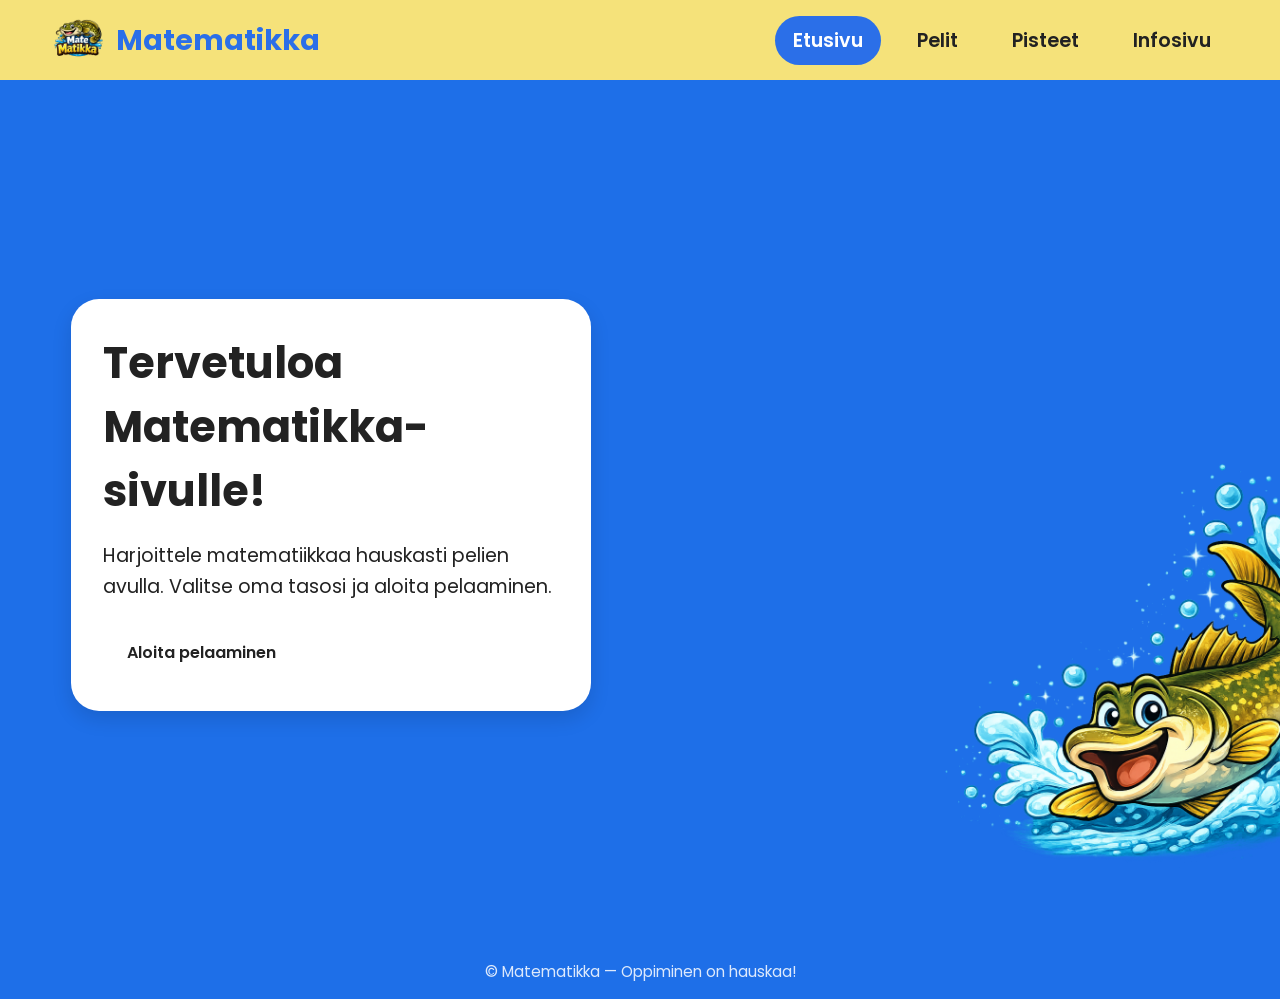
<file: index.html>
<!DOCTYPE html>
<html lang="fi">
<head>
  <meta charset="UTF-8">
  <meta name="viewport" content="width=device-width, initial-scale=1.0">
  <title>Matematikka</title>

  <link rel="preconnect" href="https://fonts.googleapis.com">
  <link rel="preconnect" href="https://fonts.gstatic.com" crossorigin>
  <link href="https://fonts.googleapis.com/css2?family=Poppins:wght@400;600;700&display=swap" rel="stylesheet">

  <link rel="stylesheet" href="css/style.css">
</head>
<body class="home-page">
  <header class="site-header">
    <div class="container header-content">
      <a href="index.html" class="logo">
  <img src="images/logo.png" alt="Matematikka logo">
  <span class="logo-text">Matematikka</span>
</a>

      <nav class="main-nav">
        <a href="index.html" class="active">Etusivu</a>
        <a href="pelit.html">Pelit</a>
        <a href="scores.html">Pisteet</a>
        <a href="info.html">Infosivu</a>
      </nav>
    </div>
  </header>

  <main class="home-main">
    <section class="hero">
  <div class="container hero-container">
    
    <div class="hero-text content-card">
      <h1>Tervetuloa Matematikka-sivulle!</h1>
      <p>
        Harjoittele matematiikkaa hauskasti pelien avulla.
        Valitse oma tasosi ja aloita pelaaminen.
      </p>
      <a href="pelit.html" class="primary-button">Aloita pelaaminen</a>
    </div>

    <div class="hero-image">
      <img src="images/etusivukala.png" alt="Matikka kala">
    </div>

  </div>
</section>
  </main>

  <footer class="site-footer">
    <div class="container">
      <p>© Matematikka — Oppiminen on hauskaa!</p>
    </div>
  </footer>
</body>
</html>
</file>
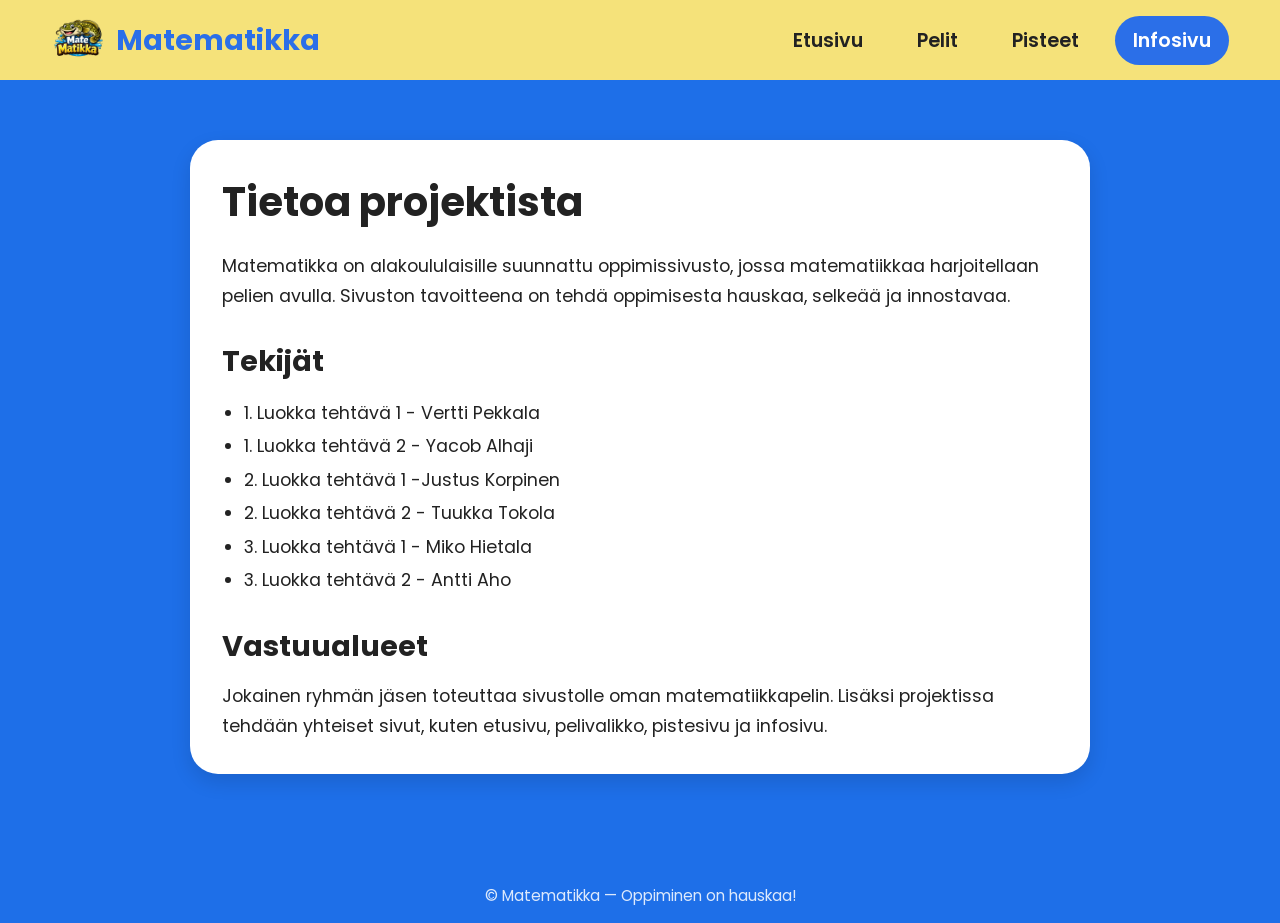
<file: info.html>
<!DOCTYPE html>
<html lang="fi">
<head>
  <meta charset="UTF-8">
  <meta name="viewport" content="width=device-width, initial-scale=1.0">
  <title>Infosivu | Matematikka</title>

  <link rel="preconnect" href="https://fonts.googleapis.com">
  <link rel="preconnect" href="https://fonts.gstatic.com" crossorigin>
  <link href="https://fonts.googleapis.com/css2?family=Poppins:wght@400;600;700&display=swap" rel="stylesheet">

  <link rel="stylesheet" href="css/style.css">
</head>
<body>
  <header class="site-header">
    <div class="container header-content">
      <a href="index.html" class="logo">
        <img src="images/logo.png" alt="Matematikka logo">
        <span class="logo-text">Matematikka</span>
      </a>

      <nav class="main-nav">
        <a href="index.html">Etusivu</a>
        <a href="pelit.html">Pelit</a>
        <a href="scores.html">Pisteet</a>
        <a href="info.html" class="active">Infosivu</a>
      </nav>
    </div>
  </header>

  <main>
    <div class="container" style="padding-top: 20px; padding-bottom: 40px;">
      <section class="content-card" style="max-width: 900px; margin: 0 auto;">
        <h1 style="font-size: 2.5rem; margin-bottom: 20px;">Tietoa projektista</h1>

        <p style="font-size: 1.1rem; line-height: 1.7; margin-bottom: 28px;">
          Matematikka on alakoululaisille suunnattu oppimissivusto, jossa matematiikkaa harjoitellaan pelien avulla.
          Sivuston tavoitteena on tehdä oppimisesta hauskaa, selkeää ja innostavaa.
        </p>

        <h2 style="font-size: 1.8rem; margin-bottom: 14px;">Tekijät</h2>
        <ul style="line-height: 1.9; font-size: 1.1rem; padding-left: 22px; margin-bottom: 28px;">
          <li>1. Luokka tehtävä 1 - Vertti Pekkala</li>
          <li>1. Luokka tehtävä 2 - Yacob Alhaji</li>
          <li>2. Luokka tehtävä 1 -Justus Korpinen</li>
          <li>2. Luokka tehtävä 2 - Tuukka Tokola</li>
          <li>3. Luokka tehtävä 1 - Miko Hietala</li>
          <li>3. Luokka tehtävä 2 - Antti Aho</li>
        </ul>

        <h2 style="font-size: 1.8rem; margin-bottom: 14px;">Vastuualueet</h2>
        <p style="font-size: 1.1rem; line-height: 1.7;">
          Jokainen ryhmän jäsen toteuttaa sivustolle oman matematiikkapelin. Lisäksi projektissa tehdään yhteiset sivut,
          kuten etusivu, pelivalikko, pistesivu ja infosivu.
        </p>
      </section>
    </div>
  </main>

  <footer class="site-footer">
    <div class="container">
      <p>© Matematikka — Oppiminen on hauskaa!</p>
    </div>
  </footer>
</body>
</html>
</file>
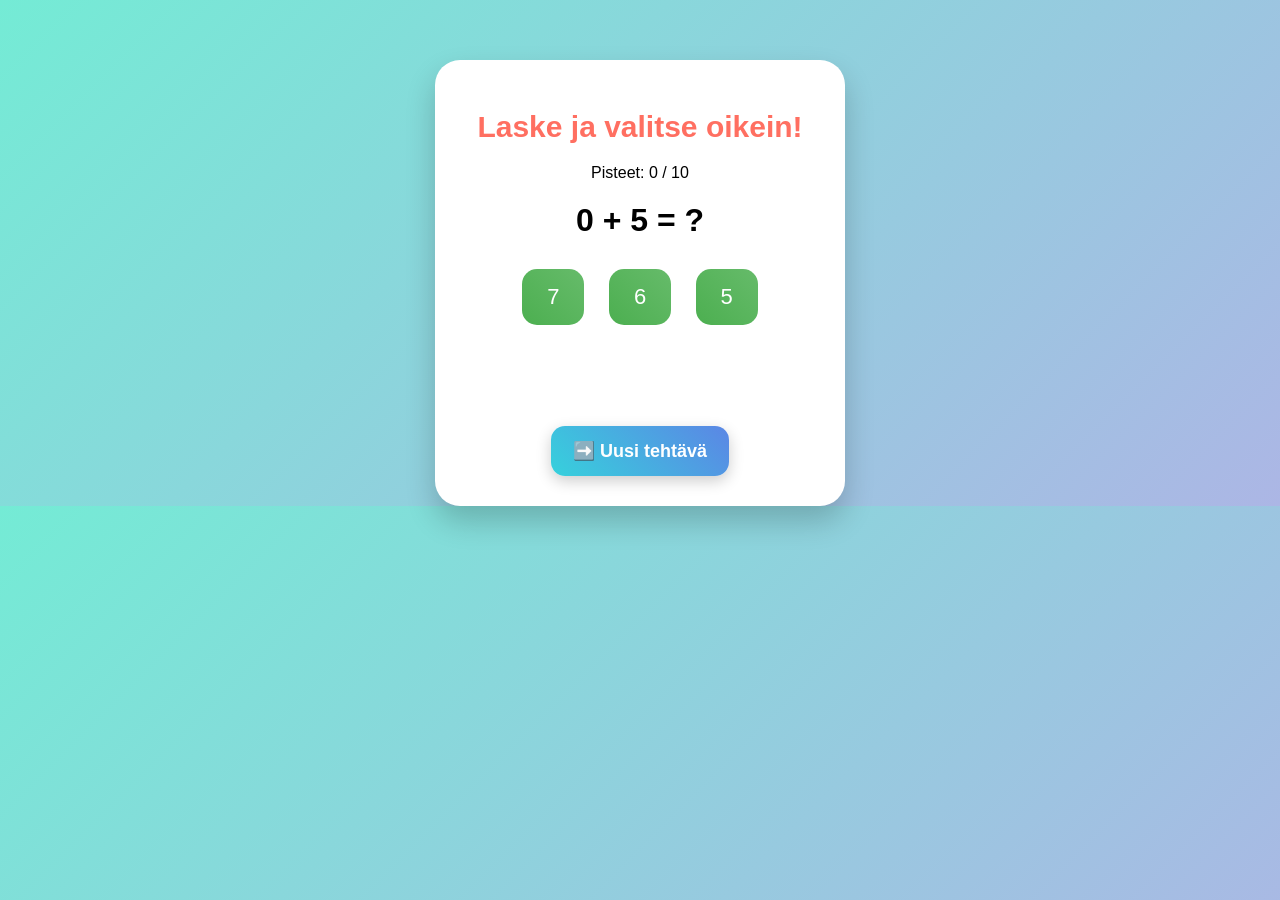
<file: peli1.html>
<!DOCTYPE html>
<html lang="fi">
<head>
    <meta charset="UTF-8">
    <title>Matikkapeli</title>
    <link rel="stylesheet" href="css/peli1.css">
</head>
<body>

    <div class="game">
        <h1>Laske ja valitse oikein!</h1>

        <!-- PISTEET -->
        <p id="score">Pisteet: 0 / 10</p>

        <!-- KYSYMYS -->
        <p id="question"></p>

        <!-- VASTAUKSET -->
        <div class="answers">
            <button onclick="checkAnswer(this)" id="btn1"></button>
            <button onclick="checkAnswer(this)" id="btn2"></button>
            <button onclick="checkAnswer(this)" id="btn3"></button>
        </div>

        <!-- TULOS -->
        <p id="result"></p>

        <button onclick="newQuestion()" class="game-btn next-btn">
        ➡️ Uusi tehtävä
        </button>

        <!-- RESTART -->
        <button id="restartBtn" onclick="restartGame()" style="display:none;">
            Pelaa uudestaan 🔄
        </button>

        <!-- PISTESIVULLE -->
        <button id="scorePageBtn" onclick="goToScore()" class="game-btn score-btn" style="display:none;">
        🏆 Mene pisteisiin
        </button>

    </div>

    <script src="js/scores.js"></script>
    <script src="js/peli1.js"></script>
</body>
</html>
</file>
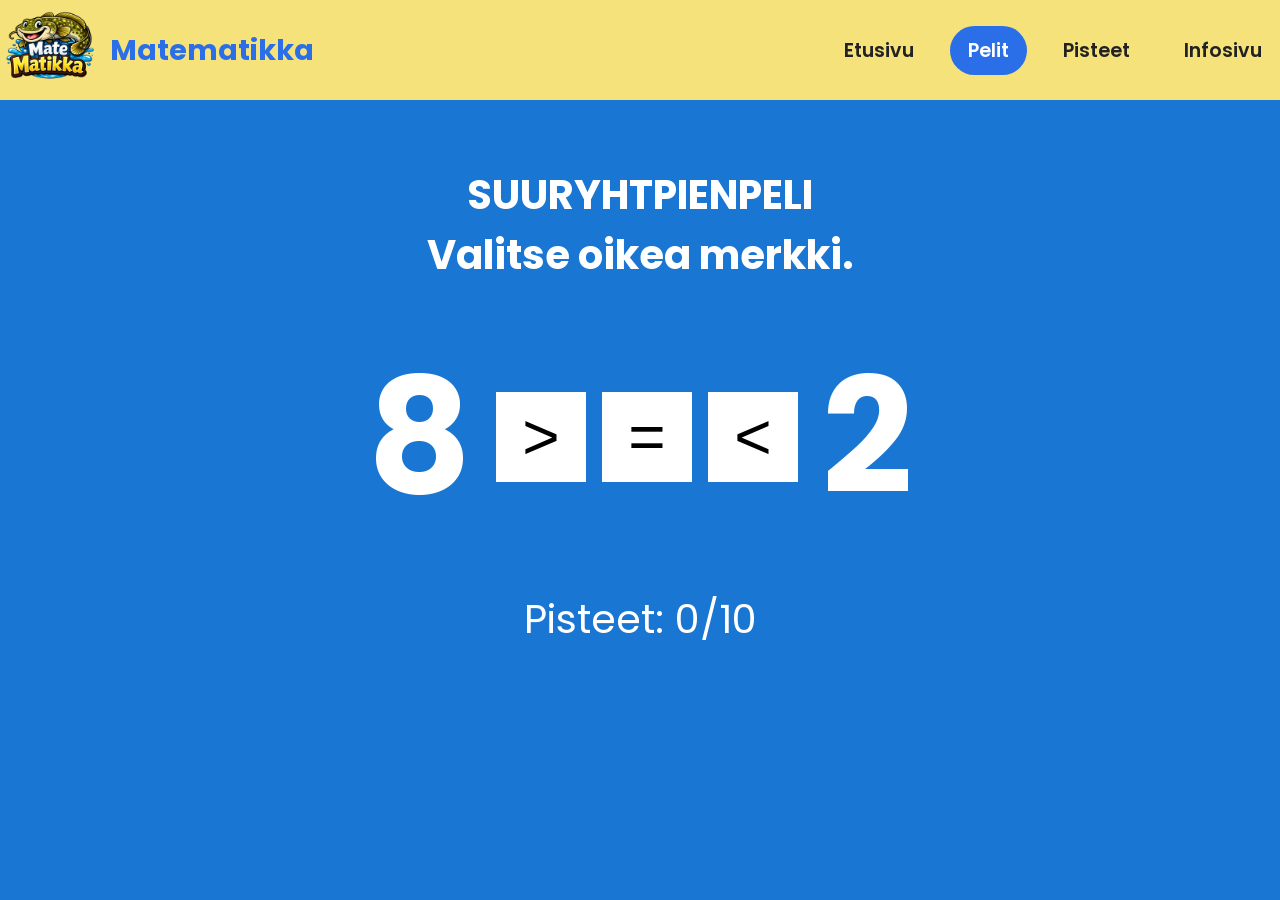
<file: peli3.html>
<!DOCTYPE html>
<html lang="fi">
<head>
  <meta charset="UTF-8">
  <meta name="viewport" content="width=device-width, initial-scale=1.0">
  <title>Pelit | Suuryhtpien</title>

  <link rel="preconnect" href="https://fonts.googleapis.com">
  <link rel="preconnect" href="https://fonts.gstatic.com" crossorigin>
  <link href="https://fonts.googleapis.com/css2?family=Poppins:wght@400;600;700&display=swap" rel="stylesheet">

  <link rel="stylesheet" href="css/peli3.css">
</head>

<body>
  <header class="site-header">
    <div class="container header-content">
      <a href="index.html" class="logo">
        <img src="images/logo.png" alt="Matematikka logo">
        <span class="logo-text">Matematikka</span>
      </a>

      <nav class="main-nav">
        <a href="index.html">Etusivu</a>
        <a href="pelit.html" class="active">Pelit</a>
        <a href="scores.html">Pisteet</a>
        <a href="info.html">Infosivu</a>
      </nav>
    </div>
  </header>

  
<main class="game" id="gameArea">
    <h2>SUURYHTPIENPELI<br>Valitse oikea merkki.</h2>

    <div class="numbers">
      <span id="leftNumber">0</span>

      <div class="buttons">
        <button onclick="checkAnswer('>')">&gt;</button>
        <button onclick="checkAnswer('=')">=</button>
        <button onclick="checkAnswer('<')">&lt;</button>
      </div>

      <span id="rightNumber">0</span>
    </div>

    <div class="score">
      Pisteet: <span id="points">0</span>/10
    </div>
  </main>

<div class="end-screen hidden" id="endScreen">
  <h2>Peli päättyi!</h2>
  <p>Sait <strong><span id="finalScore">0</span>/10</strong> pistettä</p>

<a href="peli3.html"><button>Pelaa uudestaan</button></a>
<a href="pelit.html"><button>Pelit</button></a>
<a href="scores.html"><button>Pisteet</button></a>
</div>

  <script src="js/scores.js"></script>
  <script src="js/peli3.js"></script>
</body>
</html>
</file>
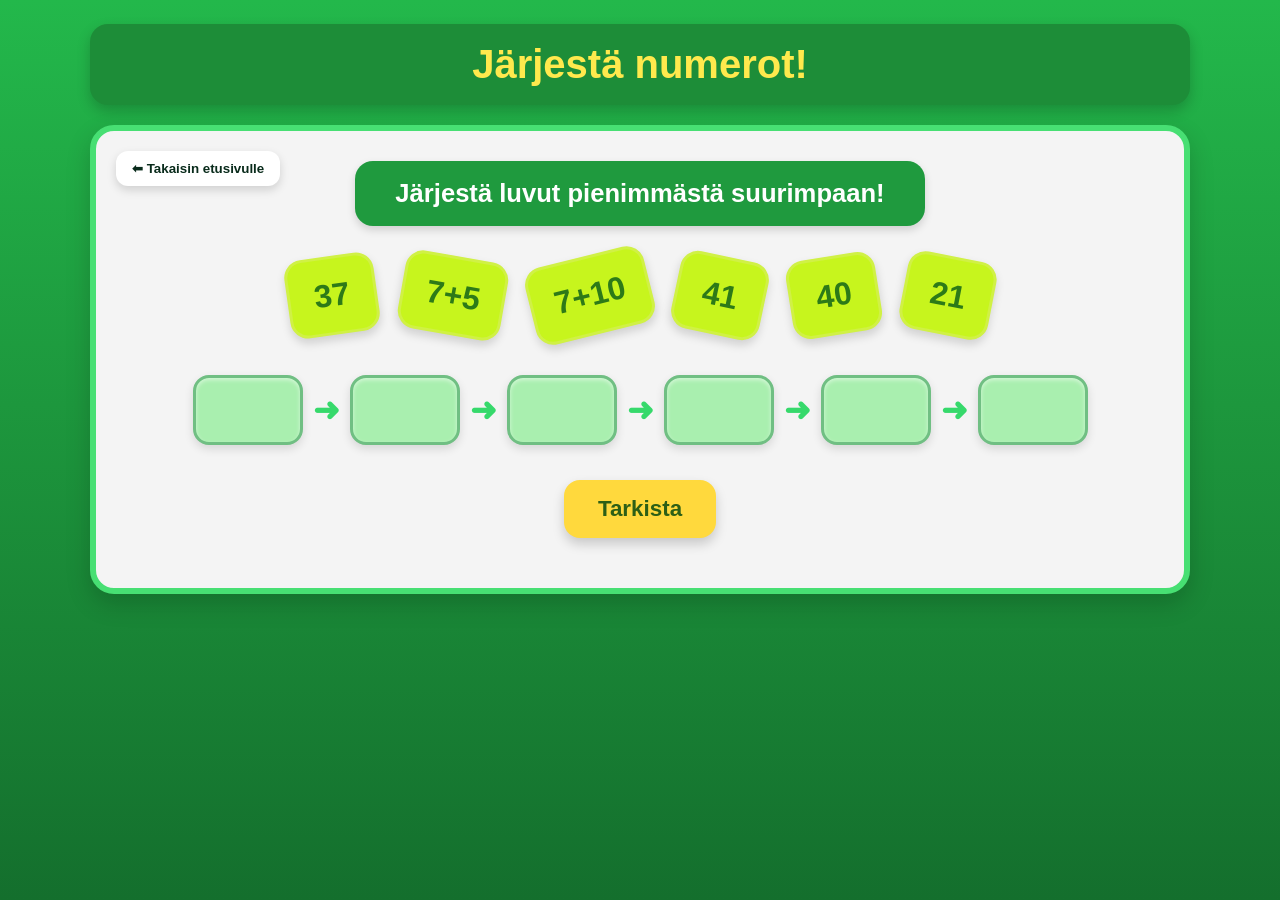
<file: peli4.html>
<!DOCTYPE html>
<html lang="fi">
<head>
  <meta charset="UTF-8" />
  <meta name="viewport" content="width=device-width, initial-scale=1.0" />
  <title>Peli 4</title>
  <link rel="stylesheet" href="css/peli4.css" />
</head>
<body>
  <div class="page">
    <header class="top-banner">
      <h1>Järjestä numerot!</h1>
    </header>

    <main class="game-board">
      <div class="instruction-box">
        <h2>Järjestä luvut pienimmästä suurimpaan!</h2>
      </div>

      <button id="back-button" class="back-button">
          ⬅ Takaisin etusivulle
      </button>

      <section class="cards">
        <button class="number-card">3</button>
        <button class="number-card">8</button>
        <button class="number-card">12</button>
        <button class="number-card">3+6</button>
        <button class="number-card">17</button>
        <button class="number-card">65</button>
      </section>

      <section class="answer-row">
        <div class="answer-slot"></div>
        <div class="arrow">➜</div>
        <div class="answer-slot"></div>
        <div class="arrow">➜</div>
        <div class="answer-slot"></div>
        <div class="arrow">➜</div>
        <div class="answer-slot"></div>
        <div class="arrow">➜</div>
        <div class="answer-slot"></div>
        <div class="arrow">➜</div>
        <div class="answer-slot"></div>
      </section>

      <div class="check-button-wrap">
        <button class="check-button">Tarkista</button>
      </div>
      <div id="feedback-box" class="content-card" style="display:none; text-align:center;">
        <h2>Tuloksesi</h2>
        <p id="feedback-score"></p>
        <div id="feedback-emoji" style="font-size:2rem;"></div>
        </div>
    </main>
  

  <script src="js/scores.js"></script>
  <script src="js/peli4.js"></script>
</body>
</html>
</file>
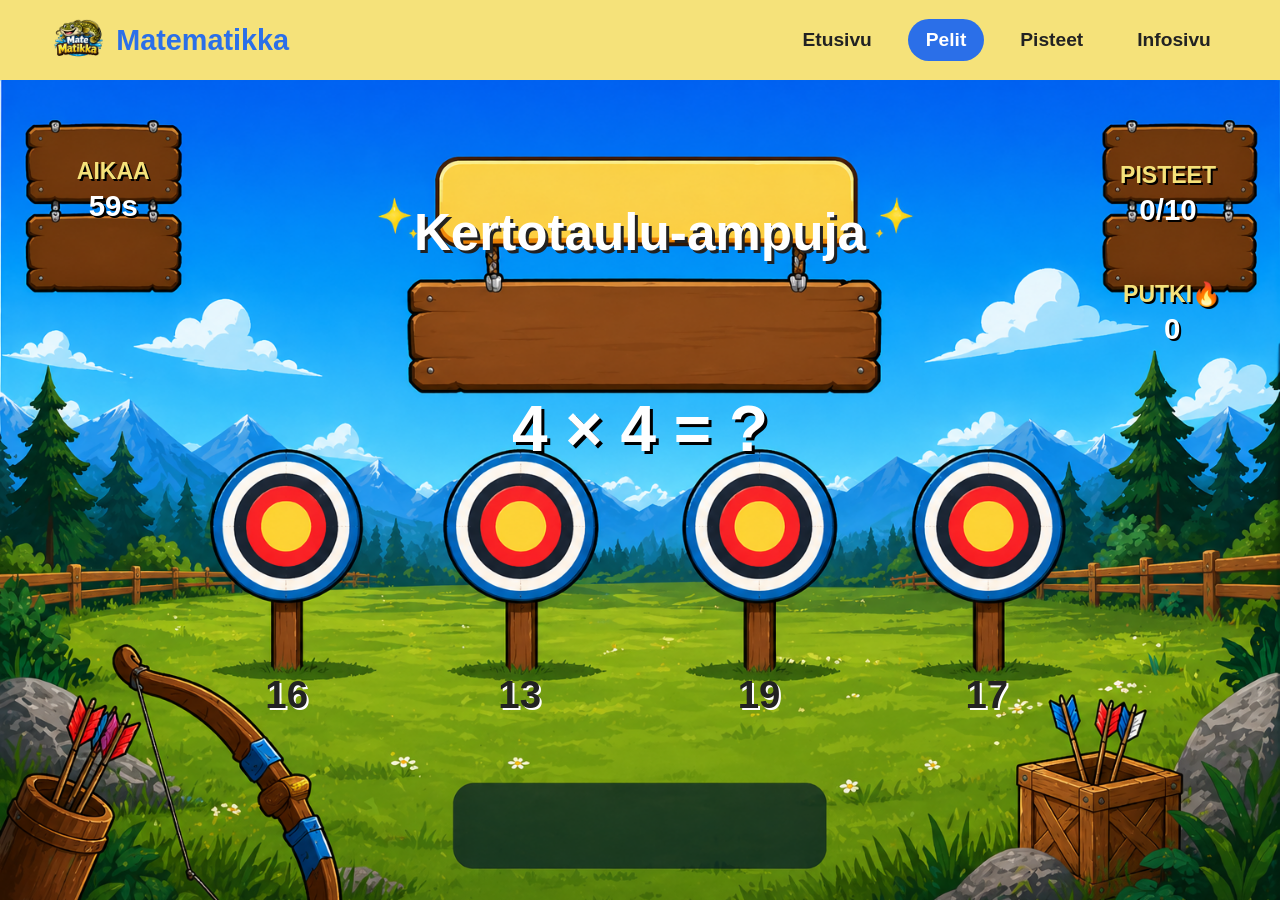
<file: peli5.html>
<!DOCTYPE html>
<html lang="fi">
<head>
  <meta charset="UTF-8">
  <meta name="viewport" content="width=device-width, initial-scale=1.0">
  <title>Peli 5 | Matematikka</title>

  <link rel="stylesheet" href="css/style.css">
  <link rel="stylesheet" href="css/peli5.css">
</head>

<body>

<header class="site-header">
  <div class="container header-content">
    <a href="index.html" class="logo">
      <img src="images/logo.png">
      <span class="logo-text">Matematikka</span>
    </a>

    <nav class="main-nav">
      <a href="index.html">Etusivu</a>
      <a href="pelit.html" class="active">Pelit</a>
      <a href="scores.html">Pisteet</a>
      <a href="info.html">Infosivu</a>
    </nav>
  </div>
</header>

<main class="game-container">

  <div class="game-title">
    Kertotaulu-ampuja
  </div>

  <div class="game-subtitle">

  </div>

  <div id="question" class="question">
    2 × 3 = ?
  </div>

  <div class="targets">

    <button class="answer target-answer" id="a1"></button>
    <button class="answer target-answer" id="a2"></button>
    <button class="answer target-answer" id="a3"></button>
    <button class="answer target-answer" id="a4"></button>

  </div>

  <div id="arrow" class="arrow hidden">
  <span class="arrow-shaft"></span>
  <span class="arrow-head">➤</span>
  </div>

  <div id="feedback" class="feedback"></div>

  <div id="game-message" class="game-message hidden">
  <h2 id="message-title">Aika loppui!</h2>
  <p id="message-text">Haluatko yrittää uudelleen?</p>

  <div class="message-buttons">
    <button id="retry-btn">Kokeile uudelleen</button>
    <a href="pelit.html">Pelivalikko</a>
    <a href="scores.html">Pistesivu</a>
  </div>
</div>

 <div class="time-box">
  <h2>AIKAA</h2>
  <p><span id="time">60</span>s</p>
</div>

<div class="score-box">
  <h2>PISTEET</h2>
  <p><span id="score">0</span>/10</p>
</div>

<div class="streak-box">
  <h2>PUTKI🔥</h2>
  <p><span id="streak">0</span></p>
</div>


</main>

<script src="js/scores.js"></script>
<script src="js/peli5.js"></script>

</body>
</html>
</file>
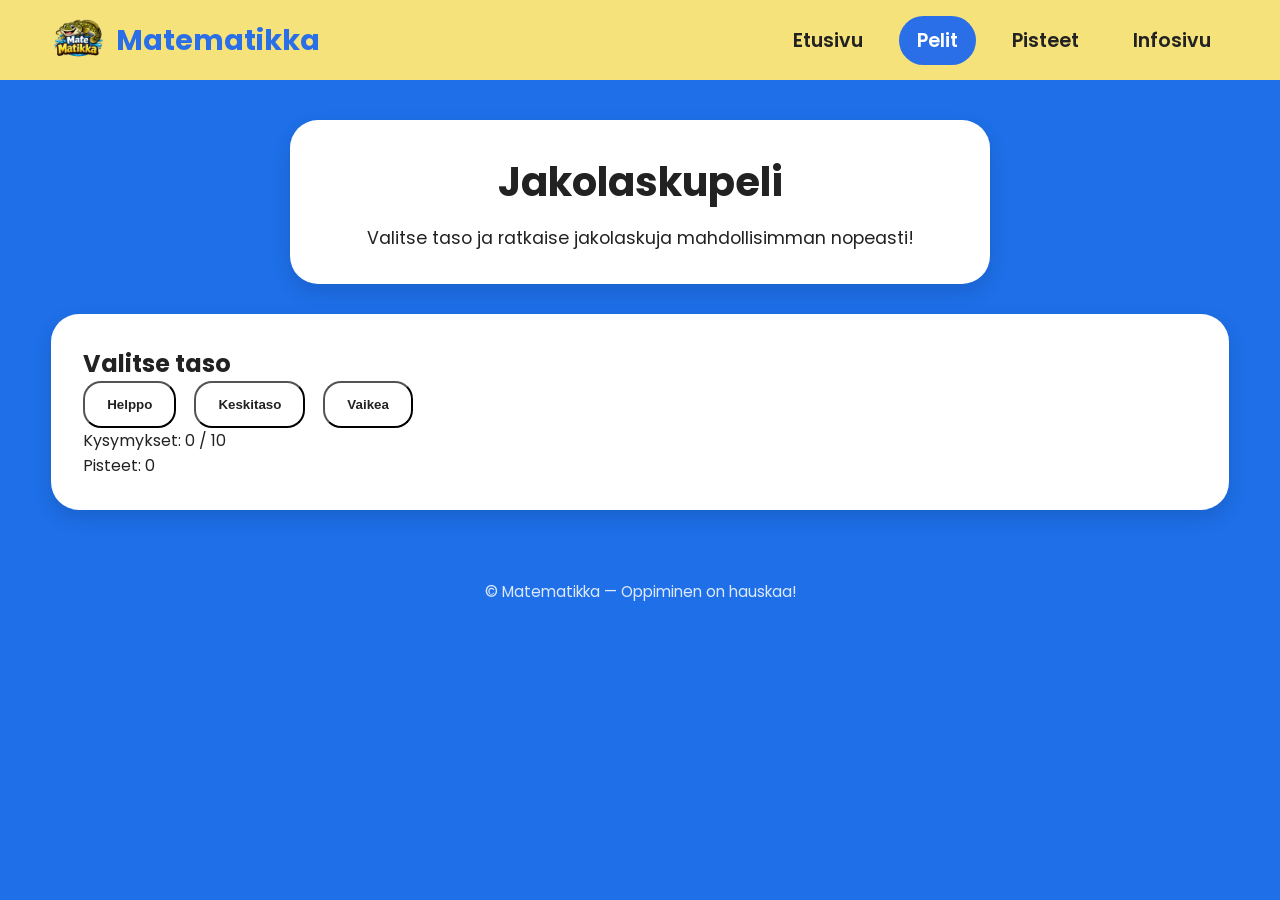
<file: peli6.html>
<!DOCTYPE html>
<html lang="fi">
<head>
  <meta charset="UTF-8">
  <meta name="viewport" content="width=device-width, initial-scale=1.0">
  <title>Peli 6 | Matematikka</title>

  <link rel="preconnect" href="https://fonts.googleapis.com">
  <link rel="preconnect" href="https://fonts.gstatic.com" crossorigin>
  <link href="https://fonts.googleapis.com/css2?family=Poppins:wght@400;600;700&display=swap" rel="stylesheet">

  <link rel="stylesheet" href="css/style.css">
  <link rel="stylesheet" href="css/peli6.css">
</head>

<body>

<header class="site-header">
  <div class="container header-content">
    <a href="index.html" class="logo">
      <img src="images/logo.png" alt="Matematikka logo">
      <span class="logo-text">Matematikka</span>
    </a>

    <nav class="main-nav">
      <a href="index.html">Etusivu</a>
      <a href="pelit.html" class="active">Pelit</a>
      <a href="scores.html">Pisteet</a>
      <a href="info.html">Infosivu</a>
    </nav>
  </div>
</header>

<main class="games-page">
  <div class="container">

    <section class="games-hero">
      <div class="container">
        <div class="content-card games-intro">
          <h1>Jakolaskupeli</h1>
        <p>Valitse taso ja ratkaise jakolaskuja mahdollisimman nopeasti!</p>
        </div>
      </div>
    </section>

    <div class="content-card game-area">
      <h2 id="level-title">Valitse taso</h2>

      <div class="level-buttons">
        <button class="level-button" onclick="startGame(1)">Helppo</button>
        <button class="level-button" onclick="startGame(2)">Keskitaso</button>
        <button class="level-button" onclick="startGame(3)">Vaikea</button>
      </div>

      <div id="game-section" class="hidden">
        <p class="question" id="question"></p>

        <div id="game-controls">
            <input type="number" id="answer" placeholder="Vastauksesi">
            <button class="primary-button" onclick="checkAnswer()">Vastaa</button>
        </div>

        <p id="feedback"></p>
        <p>Kysymykset: <span id="progress">0</span> / 10</p>
        <p>Pisteet: <span id="score">0</span></p>
        </div>
    </div>
  </div>
</main>

<footer class="site-footer">
  <div class="container">
    <p>© Matematikka — Oppiminen on hauskaa!</p>
  </div>
</footer>

<script src="js/scores.js"></script>
<script src="js/peli6.js"></script>
</body>
</html>
</file>
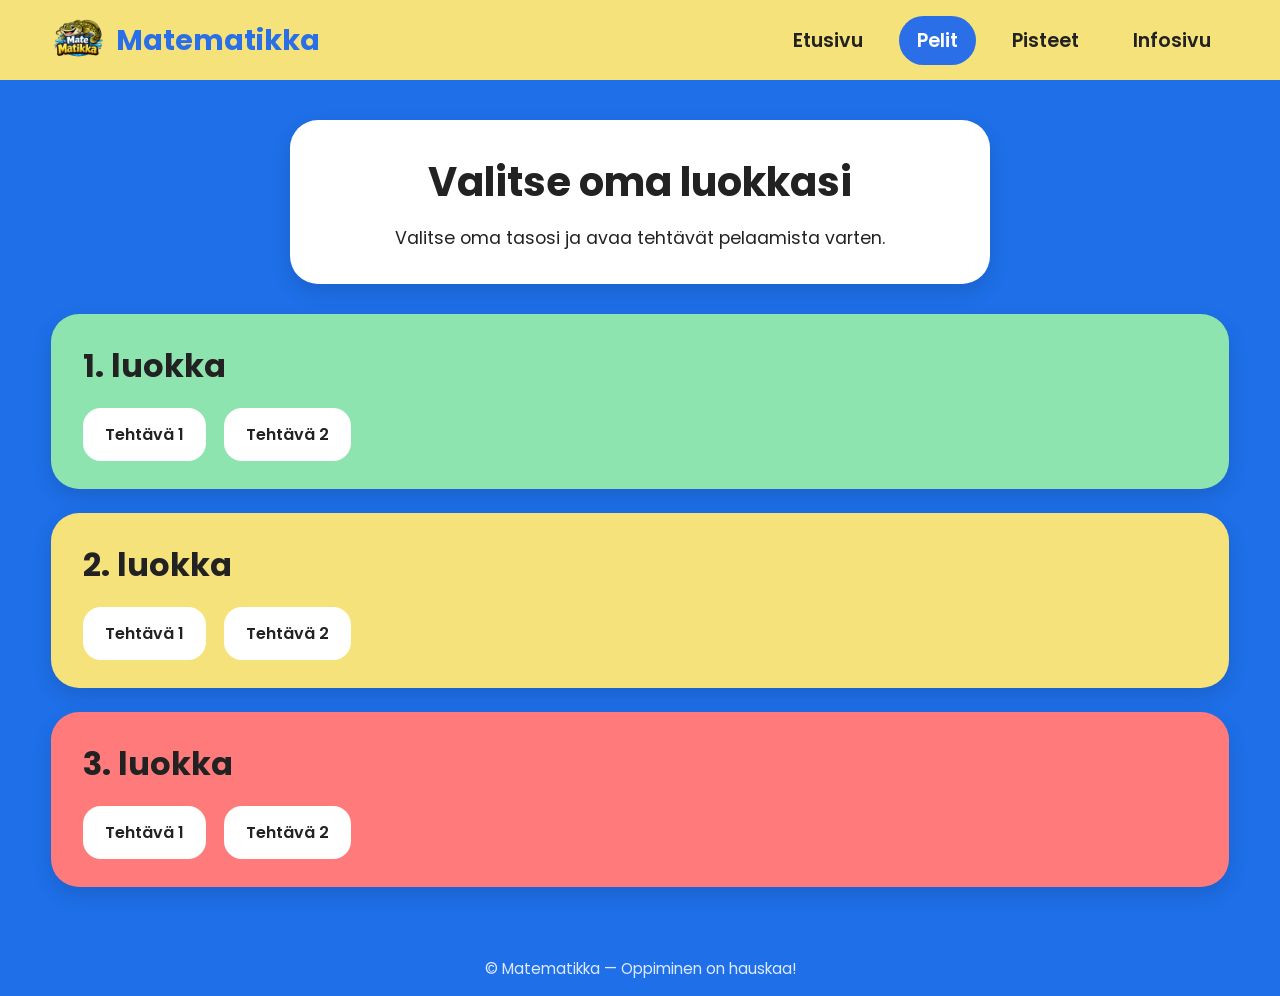
<file: pelit.html>
<!DOCTYPE html>
<html lang="fi">
<head>
  <meta charset="UTF-8">
  <meta name="viewport" content="width=device-width, initial-scale=1.0">
  <title>Pelit | Matematikka</title>

  <link rel="preconnect" href="https://fonts.googleapis.com">
  <link rel="preconnect" href="https://fonts.gstatic.com" crossorigin>
  <link href="https://fonts.googleapis.com/css2?family=Poppins:wght@400;600;700&display=swap" rel="stylesheet">

  <link rel="stylesheet" href="css/style.css">
  <link rel="stylesheet" href="css/pelit.css">
</head>
<body>
  <header class="site-header">
    <div class="container header-content">
      <a href="index.html" class="logo">
        <img src="images/logo.png" alt="Matematikka logo">
        <span class="logo-text">Matematikka</span>
      </a>

      <nav class="main-nav">
        <a href="index.html">Etusivu</a>
        <a href="pelit.html" class="active">Pelit</a>
        <a href="scores.html">Pisteet</a>
        <a href="info.html">Infosivu</a>
      </nav>
    </div>
  </header>

  <main class="games-page">
    <section class="games-hero">
      <div class="container">
        <div class="content-card games-intro">
          <h1>Valitse oma luokkasi</h1>
          <p>Valitse oma tasosi ja avaa tehtävät pelaamista varten.</p>
        </div>
      </div>
    </section>

    <section class="games-list">
      <div class="container game-levels">

        <article class="level-card level-card-1">
          <h2>1. luokka</h2>
          <div class="level-buttons">
            <a href="peli1.html" class="level-button">Tehtävä 1</a>
            <a href="peli2.html" class="level-button">Tehtävä 2</a>
          </div>
        </article>

        <article class="level-card level-card-2">
          <h2>2. luokka</h2>
          <div class="level-buttons">
            <a href="peli3.html" class="level-button">Tehtävä 1</a>
            <a href="peli4.html" class="level-button">Tehtävä 2</a>
          </div>
        </article>

        <article class="level-card level-card-3">
          <h2>3. luokka</h2>
          <div class="level-buttons">
            <a href="peli5.html" class="level-button">Tehtävä 1</a>
            <a href="peli6.html" class="level-button">Tehtävä 2</a>
          </div>
        </article>

      </div>
    </section>
  </main>

  <footer class="site-footer">
    <div class="container">
      <p>© Matematikka — Oppiminen on hauskaa!</p>
    </div>
  </footer>
</body>
</html>
</file>
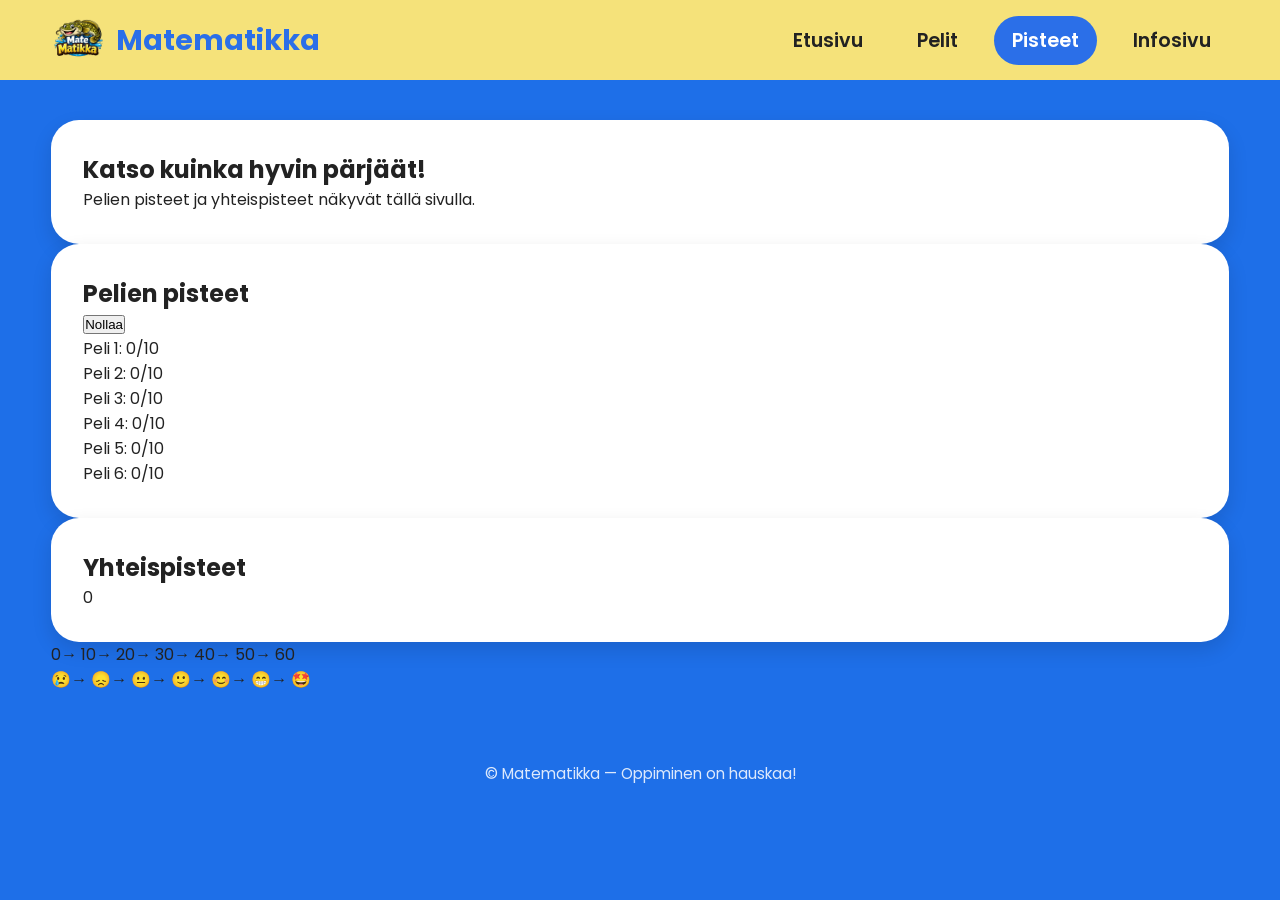
<file: scores.html>
<!DOCTYPE html>
<html lang="fi">
<head>
  <meta charset="UTF-8">
  <meta name="viewport" content="width=device-width, initial-scale=1.0">
  <title>Pisteet | Matematikka</title>

  <link rel="preconnect" href="https://fonts.googleapis.com">
  <link rel="preconnect" href="https://fonts.gstatic.com" crossorigin>
  <link href="https://fonts.googleapis.com/css2?family=Poppins:wght@400;600;700&display=swap" rel="stylesheet">

  <link rel="stylesheet" href="css/style.css">
  <link rel="stylesheet" href="css/scores.css">
</head>
<body>
  <header class="site-header">
    <div class="container header-content">
      <a href="index.html" class="logo">
        <img src="images/logo.png" alt="Matematikka logo">
        <span class="logo-text">Matematikka</span>
      </a>

      <nav class="main-nav">
        <a href="index.html">Etusivu</a>
        <a href="pelit.html">Pelit</a>
        <a href="scores.html" class="active">Pisteet</a>
        <a href="info.html">Infosivu</a>
      </nav>
    </div>
  </header>

  <main class="scores-page">
    <div class="container scores-layout">
      <section class="content-card scores-intro">
        <h1>Katso kuinka hyvin pärjäät!</h1>
        <p>Pelien pisteet ja yhteispisteet näkyvät tällä sivulla.</p>
      </section>

      <section class="content-card score-box">
        <div class="score-header">
        <h2>Pelien pisteet</h2>
        <button id="reset-scores-btn" title="Nollaa pisteet">Nollaa</button>
        </div>

        <div id="score-list">
        <p>Pisteet näkyvät täällä myöhemmin.</p>
        </div>
      </section>

      <section class="content-card total-box">
        <h2>Yhteispisteet</h2>
        <p id="total-score">0</p>
      </section>
      <section class="emoji-scale">
        <div class="emoji-points">
        <span>0</span><span>→</span>
        <span>10</span><span>→</span>
        <span>20</span><span>→</span>
        <span>30</span><span>→</span>
        <span>40</span><span>→</span>
        <span>50</span><span>→</span>
        <span>60</span>
        </div>

        <div class="emoji-row">
        <span>😢</span><span>→</span>
        <span>😞</span><span>→</span>
        <span>😐</span><span>→</span>
        <span>🙂</span><span>→</span>
        <span>😊</span><span>→</span>
        <span>😁</span><span>→</span>
        <span>🤩</span>
        </div>
      </section>
    </div>
  </main>
  
  <script src="js/scores.js"></script>

  <footer class="site-footer">
    <div class="container">
      <p>© Matematikka — Oppiminen on hauskaa!</p>
    </div>
  </footer>
</body>
</html>
</file>
<file: css/style.css>
/* ===== RESET ===== */
* {
  margin: 0;
  padding: 0;
  box-sizing: border-box;
}

/* ===== BASE ===== */
body {
  font-family: 'Poppins', sans-serif;
  background-color: #1E6FE8;
  color: #222222;
  min-height: 100vh;
  overflow-x: hidden;
}

/* ===== LAYOUT ===== */
.container {
  width: min(1200px, 92%);
  margin: 0 auto;
}

/* ===== HEADER ===== */
.site-header {
  background-color: #F5E27A;
  width: 100%;
  flex-shrink: 0;
}

.header-content {
  min-height: 80px;
  display: flex;
  align-items: center;
  justify-content: space-between;
  gap: 24px;
}

/* ===== LOGO ===== */
.logo {
  display: flex;
  align-items: center;
  gap: 10px;
  text-decoration: none;
  flex-shrink: 0;
}

.logo img {
  height: 55px;
  width: auto;
  max-width: 60px;
  object-fit: contain;
  display: block;
}

.logo-text {
  font-size: 1.8rem;
  font-weight: 700;
  color: #2B6FE8;
}

/* ===== NAVIGATION ===== */
.main-nav {
  display: flex;
  align-items: center;
  gap: 18px;
  flex-wrap: nowrap;
}

.main-nav a {
  color: #222222;
  text-decoration: none;
  font-size: 1.2rem;
  font-weight: 600;
  padding: 10px 18px;
  border-radius: 999px;
  transition: background-color 0.2s ease, color 0.2s ease;
}

.main-nav a:hover,
.main-nav a.active {
  background-color: #2B6FE8;
  color: #FFFFFF;
}

/* ===== MAIN CONTENT ===== */
main {
  padding: 40px 0 60px;
}

/* ===== CARDS / CONTENT BOXES ===== */
.content-card {
  background-color: #FFFFFF;
  border-radius: 28px;
  padding: 32px;
  box-shadow: 0 8px 20px rgba(0, 0, 0, 0.12);
}

/* ===== BUTTONS ===== */
.primary-button {
  display: inline-block;
  background-color: #FFFFFF;
  color: #222222;
  text-decoration: none;
  font-weight: 600;
  padding: 14px 24px;
  border-radius: 18px;
  transition: transform 0.2s ease, box-shadow 0.2s ease;
}

.primary-button:hover {
  transform: translateY(-2px);
  box-shadow: 0 8px 18px rgba(0, 0, 0, 0.15);
}

/* ===== FOOTER ===== */
.site-footer {
  flex-shrink: 0;
  padding: 10px 0 16px;
  text-align: center;
  color: rgba(255, 255, 255, 0.85);
  font-size: 0.95rem;
}

/* ===== HOME PAGE ===== */
.home-page {
  min-height: 100vh;
  overflow: hidden;
  display: flex;
  flex-direction: column;
}

.home-main {
  flex: 1;
}

/* ===== HERO ===== */
.hero {
  height: calc(100vh - 80px - 50px);
  display: flex;
  align-items: center;
}

.hero-container {
  display: flex;
  align-items: center;
  justify-content: space-between;
  gap: 40px;
}

/* ===== HERO TEXT ===== */
.hero-text {
  flex: 1;
  max-width: 520px;
  margin-left: 20px; 
  margin-top: 0px;
  position: relative;
  z-index: 2;
}

.hero-text h1 {
  font-size: 2.7rem;
  color: #222222;
  margin-bottom: 18px;
}

.hero-text p {
  font-size: 1.2rem;
  line-height: 1.6;
  margin-bottom: 24px;
  color: #222222;
}

/* ===== HERO IMAGE ===== */
.hero-image {
  position: fixed;
  right: 0;
  bottom: 0;
  z-index: 1;
  pointer-events: none;
}

.hero-image img {
  width: clamp(360px, 38vw, 680px);
  height: auto;
  display: block;
}

/* ===== MOBILE ===== */
@media (max-width: 900px) {
  .home-page {
    min-height: auto;
    overflow: auto;
  }

  .hero {
    height: auto;
    padding: 30px 0;
  }

  .hero-container {
    flex-direction: column;
    align-items: center;
    gap: 24px;
  }

  .hero-text {
    max-width: 100%;
  }

  .hero-image {
  position: static;
  pointer-events: auto;
}

  .hero-image img {
  width: min(420px, 80vw);
}


.emoji-points,
.emoji-row {
  display: flex;
  justify-content: center;
  align-items: center;
  gap: 14px;
  flex-wrap: wrap;
}

.emoji-points {
  font-size: 1.8rem;
  margin-bottom: 14px;
}

.emoji-row {
  font-size: 1.5rem;
}

.emoji-points span,
.emoji-row span {
  display: inline-block;
  min-width: 48px;
  text-align: center;
}

.score-header {
  display: flex;
  justify-content: space-between;
  align-items: center;
  margin-bottom: 16px;
}

#reset-scores-btn {
  padding: 6px 12px;
  border-radius: 8px;
  border: none;
  background-color: #F5E27A;
  font-size: 0.8rem;
  font-weight: 700;
  cursor: pointer;
}

#reset-scores-btn:hover {
  opacity: 0.9;
}
}
</file>
<file: css/peli1.css>
body {
    font-family: "Comic Sans MS", Arial, sans-serif;
    background: linear-gradient(135deg, #74ebd5, #acb6e5);
    text-align: center;
    margin: 0;
}

/* Pelilaatikko */
.game {
    margin-top: 60px;
    background: white;
    padding: 30px;
    border-radius: 25px;
    width: 350px;
    margin-left: auto;
    margin-right: auto;
    box-shadow: 0 15px 30px rgba(0,0,0,0.2);
    animation: fadeIn 0.6s ease-in-out;
}

/* Otsikko */
h1 {
    color: #ff6f61;
    font-size: 30px;
}

/* Kysymys */
#question {
    font-size: 32px;
    margin: 20px 0;
    font-weight: bold;
}

/* Napit */
.answers button {
    margin: 10px;
    padding: 15px 25px;
    font-size: 22px;
    cursor: pointer;
    border-radius: 15px;
    border: none;
    color: white;
    background: linear-gradient(45deg, #4CAF50, #66bb6a);
    transition: all 0.2s ease;
}

/* Hover efekti */
.answers button:hover {
    transform: scale(1.15) rotate(-2deg);
    box-shadow: 0 8px 20px rgba(0,0,0,0.3);
}

/* Klikkaus */
.answers button:active {
    transform: scale(0.95);
}

/* Tulos */
#result {
    font-size: 26px;
    margin-top: 20px;
    font-weight: bold;
    min-height: 30px;
}

/* Oikein / väärin värit */
.correct {
    color: #2ecc71;
    animation: pop 0.4s;
}

.wrong {
    color: #e74c3c;
    animation: shake 0.4s;
}

/* Restart nappi */
#restartBtn {
    margin-top: 20px;
    padding: 12px 20px;
    font-size: 18px;
    background: linear-gradient(45deg, #ff6f61, #ff9a8b);
    border: none;
    border-radius: 12px;
    color: white;
    cursor: pointer;
}

#restartBtn:hover {
    transform: scale(1.1);
}

/* Animations */
@keyframes pop {
    0% { transform: scale(0.5); }
    100% { transform: scale(1); }
}

@keyframes shake {
    0% { transform: translateX(-5px); }
    50% { transform: translateX(5px); }
    100% { transform: translateX(0); }
}

@keyframes fadeIn {
    from { opacity: 0; transform: translateY(20px); }
    to { opacity: 1; transform: translateY(0); }
}
/* Yhteinen nappityyli */
.game-btn {
    margin-top: 15px;
    padding: 14px 22px;
    font-size: 18px;
    border: none;
    border-radius: 14px;
    cursor: pointer;
    color: white;
    font-weight: bold;
    transition: all 0.2s ease;
    box-shadow: 0 5px 15px rgba(0,0,0,0.2);
}

/* Uusi tehtävä nappi */
.next-btn {
    background: linear-gradient(45deg, #36d1dc, #5b86e5);
}

.next-btn:hover {
    transform: scale(1.1);
    box-shadow: 0 8px 20px rgba(0,0,0,0.3);
}

/* Pisteet nappi */
.score-btn {
    background: linear-gradient(45deg, #f7971e, #ffd200);
    color: #333;
}

.score-btn:hover {
    transform: scale(1.1) rotate(2deg);
}

/* Klikkaus efekti */
.game-btn:active {
    transform: scale(0.95);
}
</file>
<file: css/peli3.css>
html, body {
  height: 100%;
}

body {
    margin: 0;
    display: flex;
    flex-direction: column;
    font-family: 'Poppins', sans-serif;
}

.site-header {
  background-color: #F5E27A;
  width: 100%;
  flex-shrink: 0;
}

.header-content {
  min-height: 80px;
  display: flex;
  align-items: center;
  justify-content: space-between;
  gap: 0px;
  flex-wrap: wrap;
}

.logo {
  display: flex;
  align-items: center;
  gap: 10px;
  text-decoration: none;
  flex-shrink: 0;
}

.logo img {
  height: 100px;
  width: auto;
  max-width: 100px;
  object-fit: contain;
  display: block;
}

.logo-text {
  font-size: 1.8rem;
  font-weight: 700;
  color: #2B6FE8;
}

.main-nav {
  display: flex;
  align-items: center;
  gap: 18px;
  flex-wrap: nowrap;
}

.main-nav a {
  color: #222222;
  text-decoration: none;
  font-size: 1.2rem;
  font-weight: 600;
  padding: 10px 18px;
  border-radius: 999px;
  transition: background-color 0.2s ease, color 0.2s ease;
}

.main-nav a:hover,
.main-nav a.active {
  background-color: #2B6FE8;
  color: #FFFFFF;
}

.game {
    flex: 1;
    background-color: #1976d2;
    color: white;
    text-align: center;
    padding: 2rem 1rem 3rem;
}

.game h2 {
    font-size: clamp(1.5rem, 4vw, 2.5rem);
    margin-bottom: 2rem;
}

.numbers {
    display: flex;
    justify-content: center;
    align-items: center;
    gap: 1.5rem;
    margin-bottom: 2rem;
}

#leftNumber,
#rightNumber {
  font-size: clamp(5rem, 18vw, 10rem);
  font-weight: bold;
}

.buttons {
  display: flex;
  gap: 1rem;
}

.buttons button {
  background-color: rgb(255, 255, 255);
  color: rgb(0, 0, 0);
  border: none;
  width: clamp(60px, 12vw, 90px);
  height: clamp(60px, 12vw, 90px);
  font-size: clamp(2.5rem, 8vw, 4rem);
  cursor: pointer;
}

.buttons button:hover {
  transform: scale(1.05)
}

.buttons button:active {
  transform: scale(0.85);
}

.score {
  font-size: clamp(1.5rem, 4vw, 2.5rem);
  margin-top: 1rem;
}

.game.correct {
  background-color: #32b119;
}

.game.wrong {
  background-color: #ff0000;
}

.game {
  transition: background-color 0.4s ease;
}


.hidden {
  display: none;
}

.end-screen {
  flex: 1;
  background-color: #1976d2;
  color: white;
  text-align: center;
  padding: 3rem 1rem;
}

.end-screen h2 {
  font-size: clamp(2rem, 6vw, 10rem);
}

.end-screen p {
  font-size: clamp(1.5rem, 4vw, 3rem);
}

.end-screen button, .end-screen a {
  padding: 1rem 1.5rem;
  margin: 1rem;
  font-size: clamp(1rem, 4vw, 1.5rem);

  border: none;
  border-radius: 10px;
  cursor: pointer;

  background-color: #ffffff;
  color: #000000;
  text-decoration: none;
}

.end-screen button:hover {
  transform: scale(1.05)
}



@media (max-width: 800px) {
  .main-nav {
    width: 100%;
    flex-wrap: wrap;
    gap: 10px;
  }

  .main-nav a {
    font-size: 1rem;
    padding: 8px 14px;
  }

  .header-content {
    flex-wrap: nowrap;
  }
}

@media (max-width: 500px) {
  .main-nav {
    justify-content: center;
  }

    .logo-text {
    display: none;
  }
}
</file>
<file: css/peli4.css>
* {
  box-sizing: border-box;
}

body {
  margin: 0;
  font-family: "Trebuchet MS", Arial, sans-serif;
  background: linear-gradient(to bottom, #23b84b 0%, #1d973d 45%, #146f2d 100%);
  min-height: 100vh;
}

.page {
  width: 100%;
  min-height: 100vh;
  padding: 24px;
}

.top-banner {
  max-width: 1100px;
  margin: 0 auto 20px;
  background: #1d8d38;
  border-radius: 18px;
  padding: 18px 24px;
  text-align: center;
  box-shadow: 0 6px 14px rgba(0, 0, 0, 0.2);
}

.top-banner h1 {
  margin: 0;
  color: #ffe94d;
  font-size: 2.5rem;
  font-weight: 800;
}

.game-board {
  max-width: 1100px;
  margin: 0 auto;
  background: #f4f4f4;
  border: 6px solid #47df73;
  border-radius: 24px;
  padding: 30px 30px 50px;
  box-shadow: 0 10px 25px rgba(0, 0, 0, 0.18);
  position: relative;
  overflow: hidden;
}

.instruction-box {
  width: fit-content;
  margin: 0 auto 30px;
  background: #1f9a3e;
  color: white;
  padding: 18px 40px;
  border-radius: 18px;
  box-shadow: 0 4px 8px rgba(0, 0, 0, 0.15);
}

.instruction-box h2 {
  margin: 0;
  font-size: 1.6rem;
}

.cards {
  display: flex;
  justify-content: center;
  gap: 24px;
  flex-wrap: wrap;
  margin-bottom: 40px;
}

.number-card {
  min-width: 90px;
  padding: 18px 22px;
  border: 3px solid #d0f145;
  background: #c7f51d;
  color: #2d7a18;
  font-size: 2rem;
  font-weight: 800;
  border-radius: 18px;
  box-shadow: 0 5px 10px rgba(0, 0, 0, 0.15);
  transform: rotate(-8deg);
}

.number-card:nth-child(2) { transform: rotate(10deg); }
.number-card:nth-child(3) { transform: rotate(-14deg); }
.number-card:nth-child(4) { transform: rotate(12deg); }
.number-card:nth-child(5) { transform: rotate(-9deg); }
.number-card:nth-child(6) { transform: rotate(11deg); }

.answer-row {
  display: flex;
  justify-content: center;
  align-items: center;
  gap: 10px;
  flex-wrap: wrap;
  margin-bottom: 35px;
}

.answer-slot {
  width: 110px;
  height: 70px;
  background: #a9efaf;
  border: 3px solid #70bf83;
  border-radius: 16px;
  box-shadow: inset 0 2px 4px rgba(255,255,255,0.5),
              0 4px 10px rgba(0,0,0,0.12);
}

.arrow {
  font-size: 2rem;
  color: #36d96b;
  font-weight: bold;
}

.check-button-wrap {
  display: flex;
  justify-content: center;
  margin-top: 10px;
}

.check-button {
  background: #ffd93d;
  color: #2d5f16;
  border: none;
  border-radius: 16px;
  padding: 16px 34px;
  font-size: 1.4rem;
  font-weight: 800;
  cursor: pointer;
  box-shadow: 0 6px 12px rgba(0,0,0,0.18);
}

.check-button:hover {
  transform: scale(1.04);
}

.correct {
  background-color: #6ee07a !important;
  border-color: #2e9e44 !important;
}

.wrong {
  background-color: #ff7b7b !important;
  border-color: #c0392b !important;
}

#feedback-box {
  margin-top: 20px;
}

#feedback-emoji {
  margin-top: 10px;
}

.number-card {
  cursor: grab;
}

.number-card:active {
  cursor: grabbing;
}

.answer-slot {
  transition: all 0.2s ease;
}

.answer-slot:hover {
  transform: scale(1.05);
  background: #c8f7c5;
}

.answer-slot {
  display: flex;
  align-items: center;
  justify-content: center;
  font-size: 1.5rem;
  font-weight: bold;
  text-align: center;
}

.answer-slot {
  min-height: 70px;
}

.back-button {
  position: absolute;
  top: 20px;
  left: 20px;

  padding: 10px 16px;
  border: none;
  border-radius: 12px;

  background: #ffffff;
  color: #092b1b;
  font-weight: bold;
  cursor: pointer;

  box-shadow: 0 4px 10px rgba(0,0,0,0.15);
  transition: all 0.2s ease;
}

.back-button:hover {
  transform: scale(1.05);
  background: #f0f0f0;
}

@media (max-width: 600px) {

  .top-banner h1 {
    font-size: 1.8rem;
  }

  .instruction-box h2 {
    font-size: 1.2rem;
  }

  .number-card {
    min-width: 60px;
    padding: 12px;
    font-size: 1.3rem;
  }

  .answer-slot {
    width: 70px;
    height: 55px;
    font-size: 1.2rem;
  }

  .arrow {
    font-size: 1.2rem;
  }

  .game-board {
    padding: 20px 10px 40px;
  }

  .cards {
    gap: 12px;
  }

  .answer-row {
    gap: 6px;
  }

  .check-button {
    font-size: 1.1rem;
    padding: 12px 20px;
  }

  /* tärkeä fix */
  .back-button {
    position: static;
    display: block;
    margin: 0 auto 15px;
  }
}

@media (max-width: 900px) {

  .number-card {
    min-width: 75px;
    font-size: 1.6rem;
  }

  .answer-slot {
    width: 90px;
  }
}
</file>
<file: css/peli5.css>
/* ===== PELI 5: KERTOTAULU-AMPUJA ===== */

main.game-container {
  padding: 0;
}

.game-container {
  min-height: calc(100vh - 80px);
  position: relative;
  overflow: hidden;
  margin: 0;
  background-image: url("../images/peli5-bg.png");
  background-size: cover;
  background-position: center top;
  background-repeat: no-repeat;
}

/* Otsikko */
.game-title {
  position: absolute;
  top: 15%;
  left: 50%;
  transform: translateX(-50%);
  font-size: clamp(2rem, 4vw, 4rem);
  font-weight: 700;
  color: #ffffff;
  text-shadow: 3px 3px 0 #222222;
  text-align: center;
  white-space: nowrap;
}

/* Ohjeteksti */
.game-subtitle {
  position: absolute;
  top: 17.5%;
  left: 50%;
  transform: translateX(-50%);
  color: #222222;
  font-size: clamp(1rem, 2vw, 1.6rem);
  font-weight: 700;
  text-align: center;
}

/* Kysymys */
.question {
  position: absolute;
  top: 38%;
  left: 50%;
  transform: translateX(-50%);
  width: min(430px, 60vw);
  color: #ffffff;
  font-size: clamp(2.4rem, 5vw, 4.5rem);
  font-weight: 700;
  text-align: center;
  text-shadow: 3px 3px 0 #000000;
}

/* Pisteet */
.time-box,
.score-box,
.streak-box {
  position: absolute;
  background: transparent;
  color: #ffffff;
  text-align: center;
  font-weight: 700;
  text-shadow: 2px 2px 0 #000000;
}

.time-box {
  top: 9.5%;
  left: 6%;
}

.score-box {
  top: 10%;
  right: 5%;
}

.streak-box {
  top: 24.5%;
  right: 4.6%;
}

.time-box h2,
.score-box h2,
.streak-box h2 {
  color: #F5E27A;
  font-size: clamp(1rem, 1.8vw, 1.5rem);
  margin-bottom: 4px;
}

.time-box p,
.score-box p,
.streak-box p {
  font-size: clamp(1.3rem, 2.3vw, 2rem);
}
/* Vastausalue */
.targets {
  position: absolute;
  width: 100%;
  height: 100%;
  pointer-events: none;
}

#a1, #a2, #a3, #a4 {
  position: absolute;
  pointer-events: auto;
  transform: translate(-50%, -50%);
}

/* Maalitaulujen keskikohdat */
#a1 { top: 75%; left: 22.4%; }
#a2 { top: 75%; left: 40.6%; }
#a3 { top: 75%; left: 59.3%; }
#a4 { top: 75%; left: 77.1%; }

.target-answer {
  width: 120px;
  height: 120px;
  border-radius: 50%;
  border: none;
  background-color: transparent;
  color: #222222;
  font-size: clamp(1.8rem, 3vw, 2.8rem);
  font-weight: 700;
  cursor: pointer;
  text-shadow: 2px 2px 0 #ffffff;
  transition: filter 0.15s ease;
}

.target-answer:hover {
  filter: drop-shadow(0 0 12px #F5E27A);
}

.target-answer.correct {
  color: #ffffff;
  background-color: rgba(76, 175, 80, 0.85);
  box-shadow: 0 0 25px #4CAF50;
}

.target-answer.wrong {
  color: #ffffff;
  background-color: rgba(229, 57, 53, 0.85);
  box-shadow: 0 0 25px #E53935;
}

/* Palaute */
.feedback:empty {
  display: none;
}

.feedback {
  position: absolute;
  bottom: 7%;
  left: 50%;
  transform: translateX(-50%);
  min-width: 360px;
  background-color: rgba(20, 60, 35, 0.9);
  color: #ffffff;
  border-radius: 20px;
  padding: 14px 24px;
  font-size: clamp(1.1rem, 2vw, 1.7rem);
  font-weight: 700;
  text-align: center;
}


.hit {
  animation: hitEffect 0.35s ease;
}

@keyframes hitEffect {
  0% {
    scale: 1;
  }
  50% {
    scale: 1.2;
  }
  100% {
    scale: 1;
  }
}

/* ===== RESPONSIVE ===== */
@media (max-width: 900px) {
  .game-container {
    min-height: calc(100vh - 80px);
    background-position: center top;
  }

  .game-title {
    top: 4%;
    font-size: 2rem;
  }

  .game-subtitle {
    top: 14%;
    font-size: 1rem;
  }

  .question {
    top: 34%;
    width: 75vw;
    font-size: 2.5rem;
  }

  #a1 { top: 60%; left: 30%; }
  #a2 { top: 60%; left: 70%; }
  #a3 { top: 78%; left: 30%; }
  #a4 { top: 78%; left: 70%; }

  .target-answer {
    width: 90px;
    height: 90px;
    font-size: 2rem;
  }

  .score {
    top: 9%;
    bottom: 2%;
    right: 8%;
    font-size: 1rem;
  }

  .feedback {
    bottom: 10%;
    min-width: 260px;
    font-size: 1.1rem;
  }
}

.game-message {
  position: absolute;
  left: 50%;
  top: 50%;
  transform: translate(-50%, -50%);
  background: rgba(255, 255, 255, 0.96);
  color: #222222;
  padding: 28px;
  border-radius: 24px;
  text-align: center;
  z-index: 200;
  box-shadow: 0 10px 28px rgba(0, 0, 0, 0.35);
  min-width: 340px;
}

.game-message h2 {
  font-size: 2rem;
  margin-bottom: 10px;
}

.game-message p {
  font-size: 1.1rem;
  margin-bottom: 20px;
}

.message-buttons {
  display: flex;
  justify-content: center;
  gap: 12px;
  flex-wrap: wrap;
}

.message-buttons a,
.message-buttons button {
  background-color: #F5E27A;
  color: #222222;
  text-decoration: none;
  border: none;
  padding: 12px 18px;
  border-radius: 14px;
  font-weight: 700;
  cursor: pointer;
}

.hidden {
  display: none !important;
}

.arrow {
  position: absolute;
  left: 5%;
  top: 95%;
  z-index: 150;
  pointer-events: none;
  display: flex;
  align-items: center;
  transform: rotate(-20deg);
  transition: left 0.45s ease-in-out, top 0.45s ease-in-out;
}

.arrow-shaft {
  width: 70px;
  height: 7px;
  background-color: #8B4513;
  border-radius: 999px;
  box-shadow: 1px 1px 0 #222222;
}

.arrow-head {
  color: #E53935;
  font-size: 2.2rem;
  line-height: 1;
  margin-left: -6px;
  text-shadow: 1px 1px 0 #222222;
}

.arrow.hidden {
  display: none;
}
</file>
<file: css/peli6.css>
.games-page {
  padding: 40px 0 60px;
}

.games-intro {
  max-width: 700px;
  margin: 0 auto 30px;
  text-align: center;
}

.games-intro h1 {
  font-size: 2.5rem;
  margin-bottom: 12px;
}

.games-intro p {
  font-size: 1.1rem;
  line-height: 1.6;
}

.game-levels {
  display: flex;
  flex-direction: column;
  gap: 24px;
}

.level-card {
  border-radius: 28px;
  padding: 28px 32px;
  box-shadow: 0 8px 20px rgba(0, 0, 0, 0.12);
}

.level-card h2 {
  font-size: 2rem;
  margin-bottom: 18px;
}

.level-buttons {
  display: flex;
  gap: 18px;
  flex-wrap: wrap;
}

.level-button {
  display: inline-block;
  background-color: #FFFFFF;
  color: #222222;
  text-decoration: none;
  font-weight: 600;
  padding: 14px 22px;
  border-radius: 18px;
  transition: transform 0.2s ease, box-shadow 0.2s ease;
}

.level-button:hover {
  transform: translateY(-2px);
  box-shadow: 0 8px 18px rgba(0, 0, 0, 0.15);
}

.level-card-1 {
  background-color: #8EE4AF;
}

.level-card-2 {
  background-color: #F5E27A;
}

.level-card-3 {
  background-color: #FF7B7B;
}

@media (max-width: 768px) {
  .games-intro h1 {
    font-size: 2rem;
  }

  .level-card h2 {
    font-size: 1.6rem;
  }

  .level-buttons {
    flex-direction: column;
  }

  .level-button {
    text-align: center;
  }

  .game-area {
  text-align: center;
}

.question {
  font-size: 2rem;
  margin: 20px 0;
  font-weight: 600;
}

#answer {
  padding: 12px;
  font-size: 1.2rem;
  border-radius: 12px;
  border: none;
  margin-right: 10px;
  width: 120px;
  text-align: center;
}

#feedback {
  margin-top: 15px;
  font-weight: 600;
}

.hidden {
  display: none;
}

#result-section {
  text-align: center;
}

#result-section h2 {
  margin-bottom: 15px;
}

#game-controls {
  display: none;
}
}
</file>
<file: css/pelit.css>
.games-page {
  padding: 40px 0 60px;
}

.games-intro {
  max-width: 700px;
  margin: 0 auto 30px;
  text-align: center;
}

.games-intro h1 {
  font-size: 2.5rem;
  margin-bottom: 12px;
}

.games-intro p {
  font-size: 1.1rem;
  line-height: 1.6;
}

.game-levels {
  display: flex;
  flex-direction: column;
  gap: 24px;
}

.level-card {
  border-radius: 28px;
  padding: 28px 32px;
  box-shadow: 0 8px 20px rgba(0, 0, 0, 0.12);
}

.level-card h2 {
  font-size: 2rem;
  margin-bottom: 18px;
}

.level-buttons {
  display: flex;
  gap: 18px;
  flex-wrap: wrap;
}

.level-button {
  display: inline-block;
  background-color: #FFFFFF;
  color: #222222;
  text-decoration: none;
  font-weight: 600;
  padding: 14px 22px;
  border-radius: 18px;
  transition: transform 0.2s ease, box-shadow 0.2s ease;
}

.level-button:hover {
  transform: translateY(-2px);
  box-shadow: 0 8px 18px rgba(0, 0, 0, 0.15);
}

.level-card-1 {
  background-color: #8EE4AF;
}

.level-card-2 {
  background-color: #F5E27A;
}

.level-card-3 {
  background-color: #FF7B7B;
}

@media (max-width: 768px) {
  .games-intro h1 {
    font-size: 2rem;
  }

  .level-card h2 {
    font-size: 1.6rem;
  }

  .level-buttons {
    flex-direction: column;
  }

  .level-button {
    text-align: center;
  }
}
</file>
<file: css/scores.css>
<<<<<<< HEAD
#reset-scores-btn {
  margin-top: 20px;
  padding: 12px 20px;
  border: none;
  border-radius: 12px;
  background-color: #F5E27A;
  font-weight: 700;
  cursor: pointer;
}

#reset-scores-btn:hover {
  opacity: 0.9;
=======
.scores-page {
  padding: 40px 0 60px;
}

.scores-layout {
  display: flex;
  flex-direction: column;
  gap: 24px;
}

.scores-intro {
  text-align: center;
}

.scores-intro h1 {
  font-size: 2.5rem;
  margin-bottom: 12px;
}

.scores-intro p {
  font-size: 1.1rem;
  line-height: 1.6;
}

.score-box h2,
.total-box h2 {
  font-size: 1.8rem;
  margin-bottom: 16px;
}

#score-list p {
  font-size: 1.1rem;
  line-height: 1.6;
}

#total-score {
  font-size: 3rem;
  font-weight: 700;
  color: #2B6FE8;
}

.emoji-scale {
  background-color: #A7D88D;
  border-radius: 24px;
  padding: 20px;
  color: #FFFFFF;
}

.emoji-points,
.emoji-row {
  display: flex;
  justify-content: center;
  align-items: center;
  gap: 10px;
  flex-wrap: wrap;
}

.emoji-points {
  font-size: 2rem;
  margin-bottom: 12px;
}

.emoji-row {
  font-size: 2rem;
}

@media (max-width: 768px) {
  .scores-intro h1 {
    font-size: 2rem;
  }

  #total-score {
    font-size: 2.4rem;
  }

  .emoji-points,
  .emoji-row {
    font-size: 1.5rem;
  }
>>>>>>> main
}
</file>
